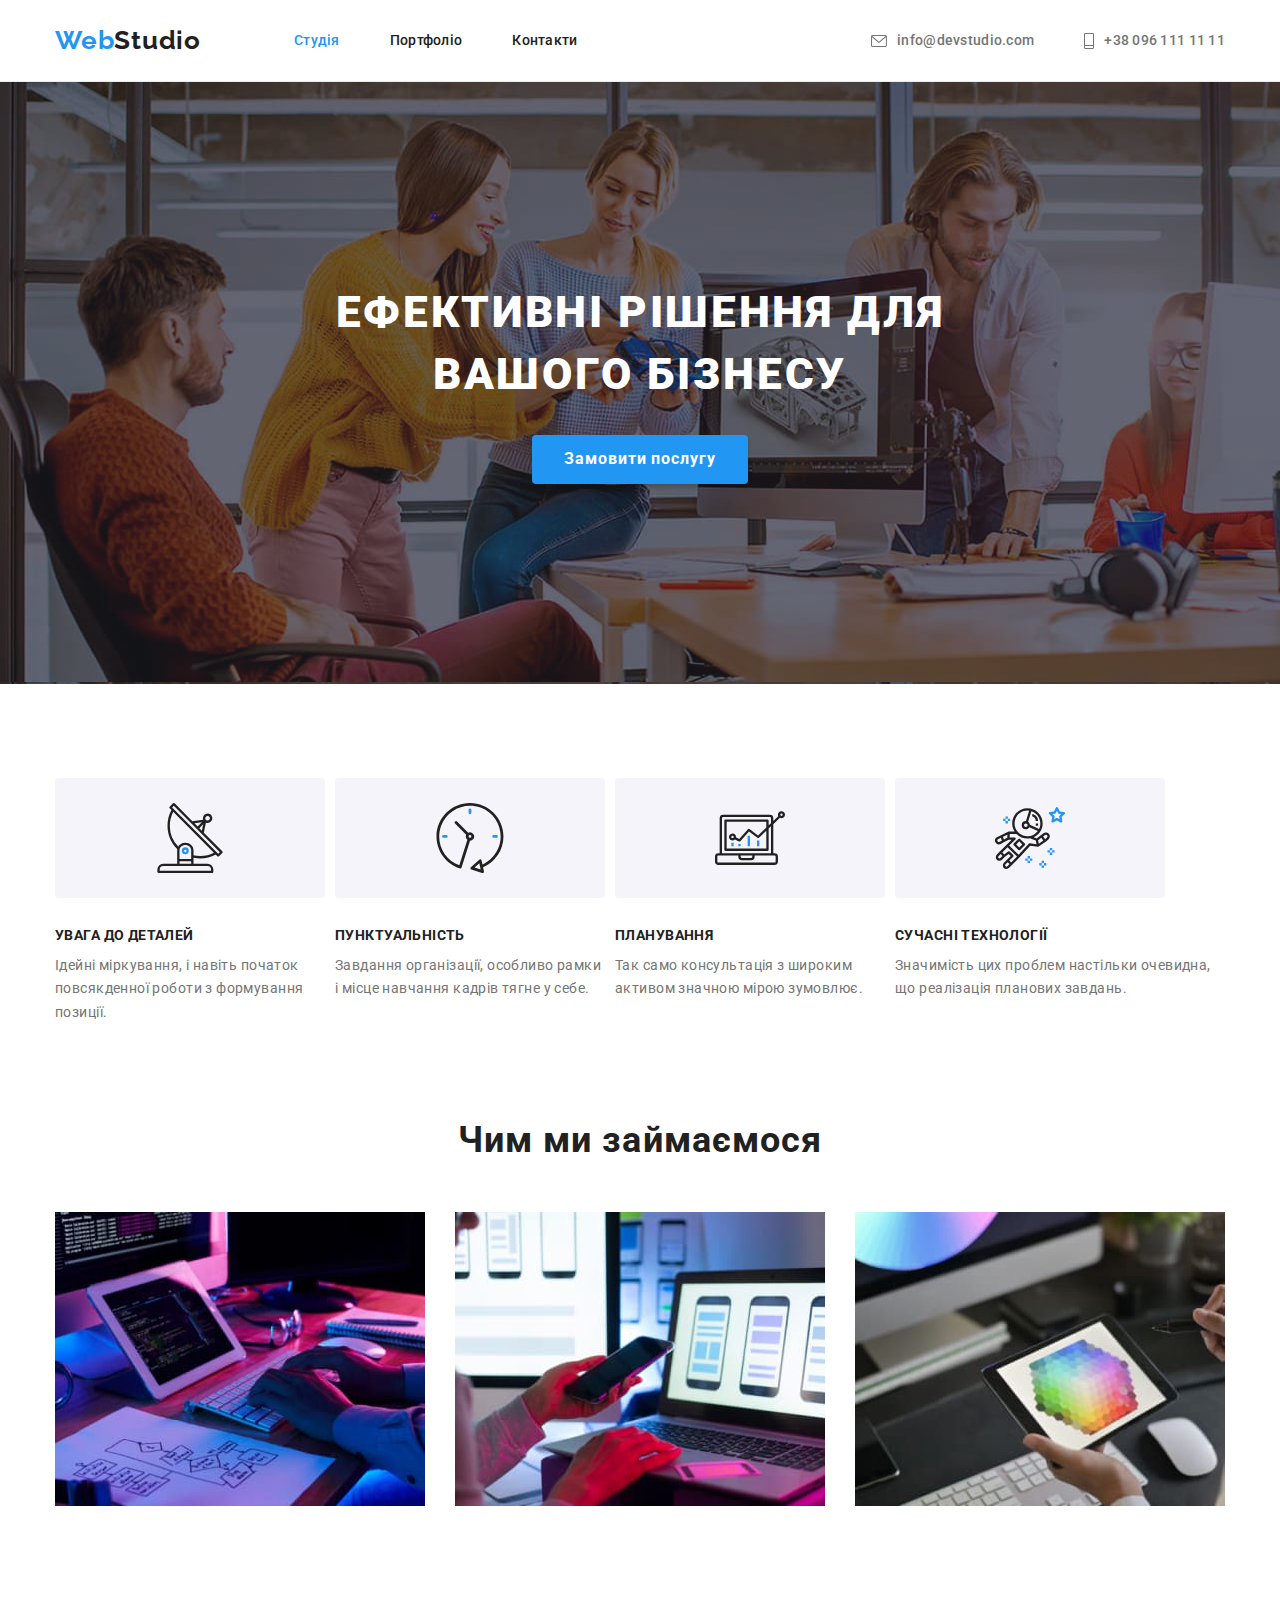
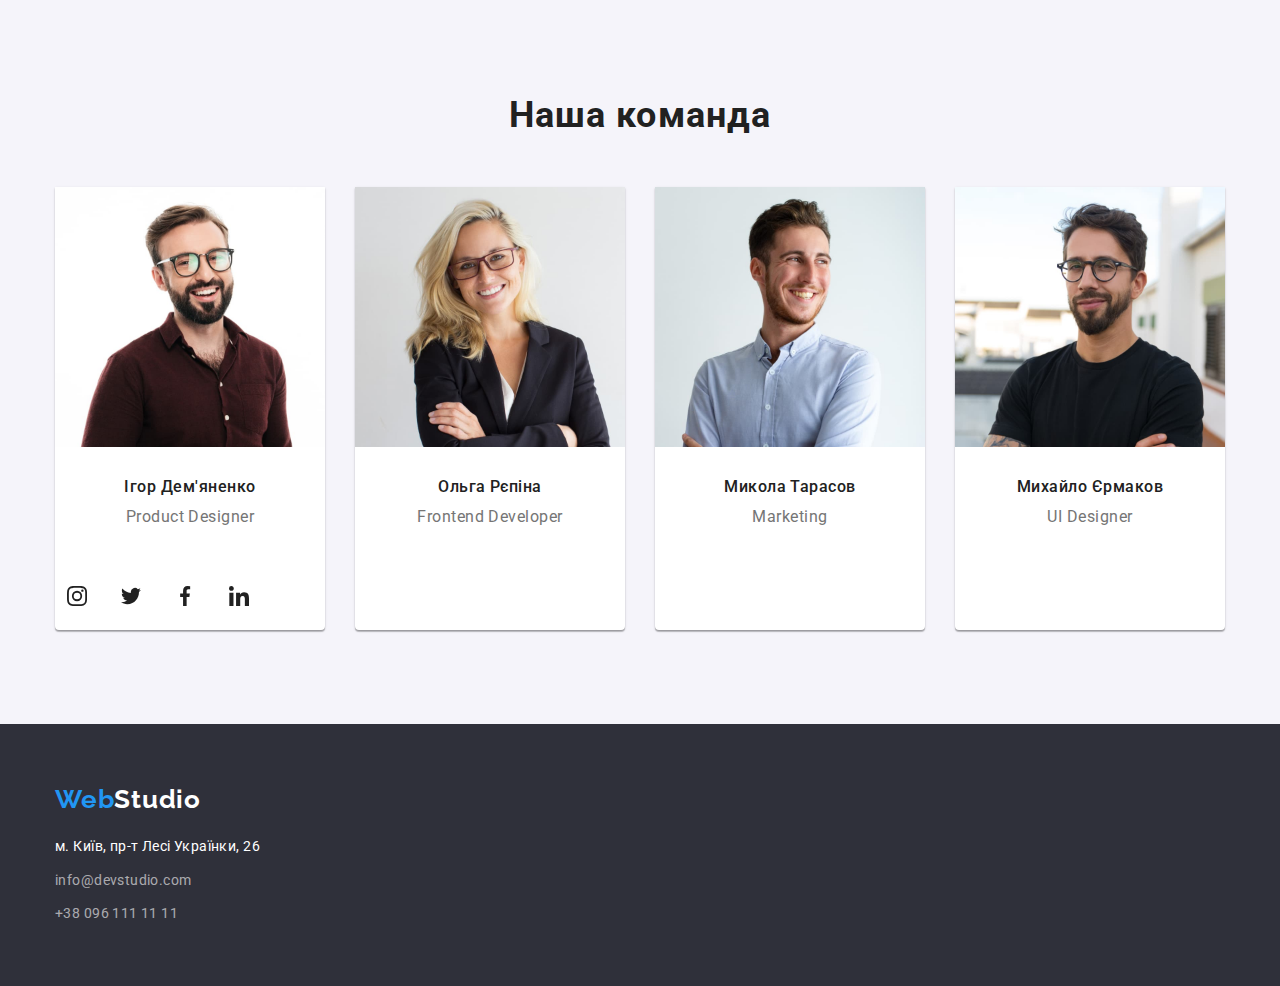
<file: index.html>
<!DOCTYPE html>
<html lang="uk">
  <head>
    <meta charset="UTF-8" />
    <meta http-equiv="X-UA-Compatible" content="IE=edge" />
    <meta name="viewport" content="width=device-width, initial-scale=1.0" />
    <title>WebStudio</title>
    <link rel="preconnect" href="https://fonts.googleapis.com" />
    <link rel="preconnect" href="https://fonts.gstatic.com" crossorigin />
    <link
      href="https://fonts.googleapis.com/css2?family=Raleway:wght@700&family=Roboto:wght@400;500;700;900&display=swap"
      rel="stylesheet"
    />
    <link
      rel="stylesheet"
      href="https://cdnjs.cloudflare.com/ajax/libs/modern-normalize/1.1.0/modern-normalize.min.css"
    />
    <link rel="stylesheet" href="./css/styles.css" />
  </head>

  <body>
    <!-- Шапка сторінки -->
    <header class="header">
      <div class="container">
        <nav class="nav">
          <a class="logo" lang="en" href="./index.html"> <span class="accent">Web</span>Studio</a>
          <ul class="nav-list">
            <li class="nav-list-item"><a class="nav-link current" href="">Студія</a></li>
            <li class="nav-list-item"><a class="nav-link" href="./portfolio.html">Портфоліо</a></li>
            <li class="nav-list-item"><a class="nav-link" href="">Контакти</a></li>
          </ul>
          <ul class="header-address-list">
            <li class="header-address-item">
              <a
                class="header-address-link"
                lang="en"
                href="mailto:info@devstudio.com"
                target="_blank"
              >
                <svg width="16" height="12px" class="header-address-icon">
                  <use href="./images/sprite.svg#envelope"></use>
                </svg>
                info@devstudio.com</a
              >
            </li>
            <li class="header-address-item">
              <a class="header-address-link" href="tel:+380961111111">
                <svg width="10" height="16px" class="header-address-icon">
                  <use href="./images/sprite.svg#cell-phone"></use>
                </svg>
                +38 096 111 11 11</a
              >
            </li>
          </ul>
        </nav>
      </div>
    </header>
    <main>
      <!-- Блок герой -->
      <section class="section hero">
        <div class="container">
          <h1 class="hero-title">ЕФЕКТИВНІ РІШЕННЯ ДЛЯ ВАШОГО БІЗНЕСУ</h1>
          <button class="action-button" type="button">Замовити послугу</button>
        </div>
      </section>
      <!-- Особливості -->
      <section class="section features">
        <div class="container">
          <!-- Прихований заголовок особливості -->
          <h2 class="visually-hidden">Features</h2>
          <ul class="features-list">
            <li class="features-item">
              <div class="icon-features-background">
                <svg height="70"><use href="./images/sprite.svg#antenna"></use></svg>
              </div>
              <h3 class="features-title">УВАГА ДО ДЕТАЛЕЙ</h3>
              <p class="features-post">
                Ідейні міркування, і навіть початок повсякденної роботи з формування позиції.
              </p>
            </li>
            <li class="features-item">
              <div class="icon-features-background">
                <svg height="70"><use href="./images/sprite.svg#clock"></use></svg>
              </div>
              <h3 class="features-title">ПУНКТУАЛЬНІСТЬ</h3>
              <p class="features-post">
                Завдання організації, особливо рамки і місце навчання кадрів тягне у себе.
              </p>
            </li>
            <li class="features-item">
              <div class="icon-features-background">
                <svg height="70"><use href="./images/sprite.svg#diagram"></use></svg>
              </div>

              <h3 class="features-title">ПЛАНУВАННЯ</h3>
              <p class="features-post">
                Так само консультація з широким активом значною мірою зумовлює.
              </p>
            </li>
            <li>
              <div class="icon-features-background">
                <svg height="70"><use href="./images/sprite.svg#astronaut"></use></svg>
              </div>
              <h3 class="features-title">СУЧАСНІ ТЕХНОЛОГІЇ</h3>
              <p class="features-post">
                Значимість цих проблем настільки очевидна, що реалізація планових завдань.
              </p>
            </li>
          </ul>
        </div>
      </section>
      <!-- Чим ми займаємося -->
      <section class="section what-we-do">
        <div class="container">
          <h2 class="what-we-do-title">Чим ми займаємося</h2>
          <ul class="what-we-do-list">
            <li class="what-we-do-item">
              <img src="./images/studio-keyboard.jpg" alt="клавіатура" width="370" />
            </li>
            <li class="what-we-do-item">
              <img src="./images/studio-mobile_phone.jpg" alt="мобільний телефон" width="370" />
            </li>
            <li class="what-we-do-item">
              <img src="./images/studio-touchpad.jpg" alt="планшет" width="370" />
            </li>
          </ul>
        </div>
      </section>
      <!-- Наша команда -->
      <section class="section team">
        <div class="container">
          <h2 class="team-title">Наша команда</h2>
          <ul class="team-list">
            <li class="team-worker">
              <img src="./images/studio-Ihor.jpg" alt="Ігор Дем'яненко" width="270" />
              <div class="worker-description">
                <h3 class="worker-name">Ігор Дем'яненко</h3>
                <p class="worker-post" lang="en">Product Designer</p>
              </div>
              <ul class="worker-social-list">
                <li class="worker-social-item">
                  <a href="">
                    <svg width="20" height="20px" class="worker-social-icon">
                      <use href="./images/sprite.svg#instagram"></use>
                    </svg>
                  </a>
                </li>
                <li class="worker-social-item">
                  <a href="">
                    <svg width="20" height="20px" class="worker-social-icon">
                      <use href="./images/sprite.svg#twitter"></use>
                    </svg>
                  </a>
                </li>
                <li class="worker-social-item">
                  <a href="">
                    <svg width="20" height="20px" class="worker-social-icon">
                      <use href="./images/sprite.svg#facebook"></use>
                    </svg>
                  </a>
                </li>
                <li class="worker-social-item">
                  <a href="">
                    <svg width="20" height="20px" class="worker-social-icon">
                      <use href="./images/sprite.svg#linkedin"></use>
                    </svg>
                  </a>
                </li>
              </ul>
            </li>
            <li class="team-worker">
              <img src="./images/studio-olha.jpg" alt="Ольга Рєпіна" width="270" />
              <div class="worker-description">
                <h3 class="worker-name">Ольга Рєпіна</h3>
                <p class="worker-post" lang="en">Frontend Developer</p>
              </div>
            </li>
            <li class="team-worker">
              <img src="./images/studio-mykola.jpg" alt="Микола Тарасов" width="270" />
              <div class="worker-description">
                <h3 class="worker-name">Микола Тарасов</h3>
                <p class="worker-post" lang="en">Marketing</p>
              </div>
            </li>
            <li class="team-worker">
              <img src="./images/studio-mykhailo.jpg" alt="Михайло Єрмаков" width="270" />
              <div class="worker-description">
                <h3 class="worker-name">Михайло Єрмаков</h3>
                <p class="worker-post" lang="en">UI Designer</p>
              </div>
            </li>
          </ul>
        </div>
      </section>
    </main>
    <!-- Футер -->
    <footer class="footer">
      <div class="container">
        <a class="logo-white" lang="en" href="./index.html">
          <span class="accent">Web</span>Studio</a
        >
        <address>
          <ul class="footer-address-list">
            <li class="footer-address-item">
              <a
                class="footer-map-link"
                href="https://goo.gl/maps/p8fzcUA6neYmYtPV7"
                target="_blank"
                rel="noopener noreferrer nofollow"
              >
                м. Київ, пр-т Лесі Українки, 26
              </a>
            </li>
            <li class="footer-address-item">
              <a
                class="footer-address-link"
                lang="en"
                href="mailto:info@devstudio.com"
                target="_blank"
                >info@devstudio.com
              </a>
            </li>
            <li class="footer-address-item">
              <a class="footer-address-link" href="tel:+380961111111">+38 096 111 11 11</a>
            </li>
          </ul>
        </address>
      </div>
    </footer>
  </body>
</html>
</file>
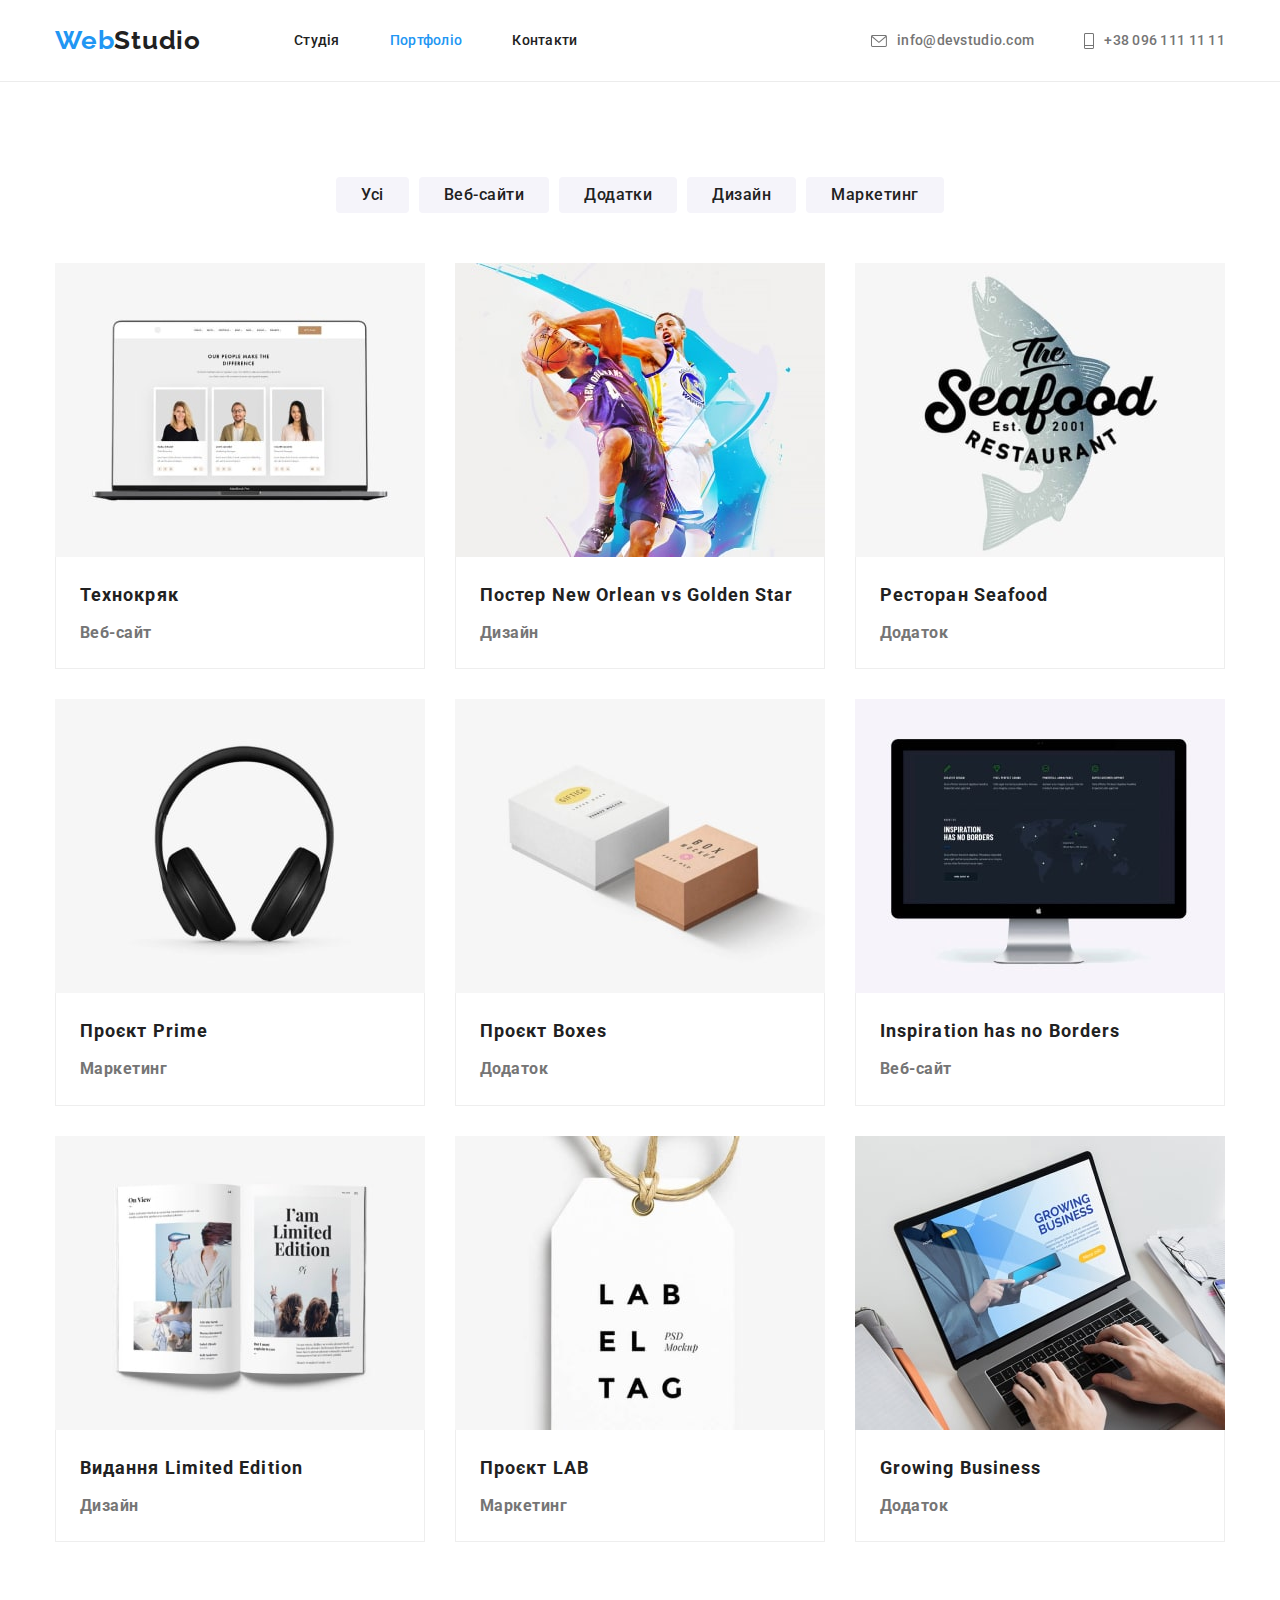
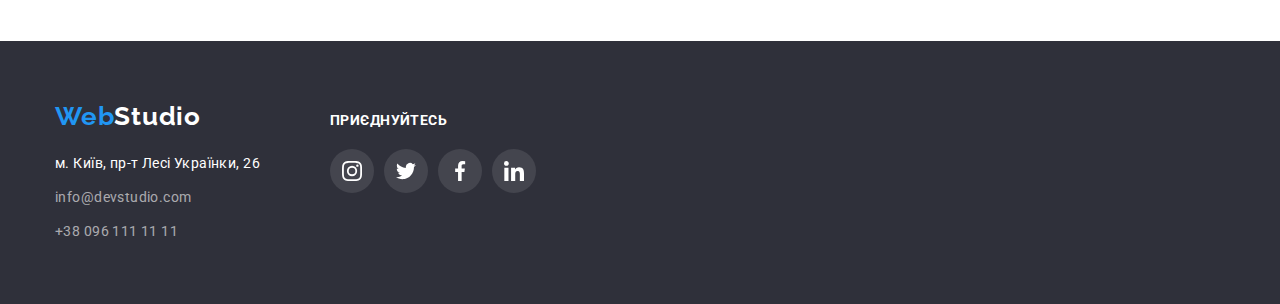
<file: portfolio.html>
<!DOCTYPE html>
<html lang="uk">
  <head>
    <meta charset="UTF-8" />
    <meta http-equiv="X-UA-Compatible" content="IE=edge" />
    <meta name="viewport" content="width=device-width, initial-scale=1.0" />
    <title>WebStudio</title>
    <link rel="preconnect" href="https://fonts.googleapis.com" />
    <link rel="preconnect" href="https://fonts.gstatic.com" crossorigin />
    <link
      href="https://fonts.googleapis.com/css2?family=Raleway:wght@700&family=Roboto:wght@400;500;700;900&display=swap"
      rel="stylesheet"
    />
    <link
      rel="stylesheet"
      href="https://cdnjs.cloudflare.com/ajax/libs/modern-normalize/1.1.0/modern-normalize.min.css"
    />
    <link rel="stylesheet" href="./css/styles.css" />
  </head>

  <body>
    <!-- Шапка сторінки -->
    <header class="header">
      <div class="container">
        <nav class="nav">
          <a class="logo" lang="en" href="./index.html"> <span class="accent">Web</span>Studio</a>
          <ul class="nav-list">
            <li class="nav-list-item"><a class="nav-link" href="./index.html">Студія</a></li>
            <li class="nav-list-item"><a class="nav-link current" href="">Портфоліо</a></li>
            <li class="nav-list-item"><a class="nav-link" href="">Контакти</a></li>
          </ul>
          <ul class="header-address-list">
            <li class="header-address-item">
              <a
                class="header-address-link"
                lang="en"
                href="mailto:info@devstudio.com"
                target="_blank"
              >
                <svg width="16" height="12px" class="header-address-icon">
                  <use href="./images/sprite.svg#envelope"></use>
                </svg>
                info@devstudio.com</a
              >
            </li>
            <li class="header-address-item">
              <a class="header-address-link" href="tel:+380961111111">
                <svg width="10" height="16px" class="header-address-icon">
                  <use href="./images/sprite.svg#cell-phone"></use>
                </svg>
                +38 096 111 11 11</a
              >
            </li>
          </ul>
        </nav>
      </div>
    </header>
    <main>
      <section class="section our-projects">
        <div class="container">
          <!-- Прихований заголовок "наші проекти" -->
          <h1 class="visually-hidden">Наші проекти</h1>
          <ul class="filter-list">
            <li><button class="filter-button" type="button">Усі</button></li>
            <li><button class="filter-button" type="button">Веб-сайти</button></li>
            <li><button class="filter-button" type="button">Додатки</button></li>
            <li><button class="filter-button" type="button">Дизайн</button></li>
            <li><button class="filter-button" type="button">Маркетинг</button></li>
          </ul>
          <ul class="our-projects-list">
            <li class="our-projects-item">
              <a class="our-projects-link" href="">
                <img
                  src="./images/portfolio-people_on_screen.jpg"
                  alt="люди на екрані ноутбука"
                  width="370"
                />
                <div class="project-description">
                  <h2 class="our-projects">Технокряк</h2>
                  <p class="our-projects-post">Веб-сайт</p>
                </div>
              </a>
            </li>
            <li class="our-projects-item">
              <a class="our-projects-link" href=""
                ><img
                  src="./images/portfolio-basketball_players.jpg"
                  alt="баскетболісти"
                  width="370"
                />
                <div class="project-description">
                  <h2 class="our-projects">Постер New Orlean vs Golden Star</h2>
                  <p class="our-projects-post">Дизайн</p>
                </div></a
              >
            </li>
            <li class="our-projects-item">
              <a class="our-projects-link" href=""
                ><img src="./images/portfolio-seafood_logo.jpg" alt="лого Seafood" width="370" />
                <div class="project-description">
                  <h2 class="our-projects">Ресторан Seafood</h2>
                  <p class="our-projects-post">Додаток</p>
                </div></a
              >
            </li>
            <li class="our-projects-item">
              <a class="our-projects-link" href=""
                ><img src="./images/portfolio-headphones.jpg" alt="навушники" width="370" />
                <div class="project-description">
                  <h2 class="our-projects">Проєкт Prime</h2>
                  <p class="our-projects-post">Маркетинг</p>
                </div></a
              >
            </li>
            <li class="our-projects-item">
              <a class="our-projects-link" href=""
                ><img src="./images/portfolio-boxes.jpg" alt="коробки" width="370" />
                <div class="project-description">
                  <h2 class="our-projects">Проєкт Boxes</h2>
                  <p class="our-projects-post">Додаток</p>
                </div></a
              >
            </li>
            <li class="our-projects-item">
              <a class="our-projects-link" href=""
                ><img src="./images/portfolio-imac.jpg" alt="iMac" width="370" />
                <div class="project-description">
                  <h2 class="our-projects">Inspiration has no Borders</h2>
                  <p class="our-projects-post">Веб-сайт</p>
                </div></a
              >
            </li>
            <li class="our-projects-item">
              <a class="our-projects-link" href=""
                ><img src="./images/portfolio-magazine.jpg" alt="журнал" width="370" />
                <div class="project-description">
                  <h2 class="our-projects">Видання Limited Edition</h2>
                  <p class="our-projects-post">Дизайн</p>
                </div></a
              >
            </li>
            <li class="our-projects-item">
              <a class="our-projects-link" href=""
                ><img src="./images/portfolio-label_tag.jpg" alt="тег" width="370" />
                <div class="project-description">
                  <h2 class="our-projects">Проєкт LAB</h2>
                  <p class="our-projects-post">Маркетинг</p>
                </div></a
              >
            </li>
            <li class="our-projects-item">
              <a class="our-projects-link" href=""
                ><img src="./images/portfolio-laptop.jpg" alt="ноутбук" width="370" />
                <div class="project-description">
                  <h2 class="our-projects">Growing Business</h2>
                  <p class="our-projects-post">Додаток</p>
                </div></a
              >
            </li>
          </ul>
        </div>
      </section>
    </main>
    <!-- Футер -->
    <footer class="footer">
      <div class="container footer-content">
        <div class="footer-address">
          <a class="logo-white" lang="en" href="./index.html">
            <span class="accent">Web</span>Studio</a
          >
          <address>
            <ul class="footer-address-list">
              <li class="footer-address-item">
                <a
                  class="footer-map-link"
                  href="https://goo.gl/maps/p8fzcUA6neYmYtPV7"
                  target="_blank"
                  rel="noopener noreferrer nofollow"
                >
                  м. Київ, пр-т Лесі Українки, 26
                </a>
              </li>
              <li class="footer-address-item">
                <a
                  class="footer-address-link"
                  lang="en"
                  href="mailto:info@devstudio.com"
                  target="_blank"
                  >info@devstudio.com
                </a>
              </li>
              <li class="footer-address-item">
                <a class="footer-address-link" href="tel:+380961111111">+38 096 111 11 11</a>
              </li>
            </ul>
          </address>
        </div>
        <div class="footer-social-icons">
          <p class="footer-action-word">ПРИЄДНУЙТЕСЬ</p>
          <ul class="footer-social-list">
            <li class="footer-social-item">
              <a href="" class="footer-social-link">
                <svg class="footer-social-icon">
                  <use href="./images/sprite.svg#instagram"></use>
                </svg>
              </a>
            </li>
            <li class="footer-social-item">
              <a href="" class="footer-social-link">
                <svg class="footer-social-icon">
                  <use href="./images/sprite.svg#twitter"></use>
                </svg>
              </a>
            </li>
            <li class="footer-social-item">
              <a href="" class="footer-social-link">
                <svg class="footer-social-icon">
                  <use href="./images/sprite.svg#facebook"></use>
                </svg>
              </a>
            </li>
            <li class="footer-social-item">
              <a href="" class="footer-social-link">
                <svg class="footer-social-icon">
                  <use href="./images/sprite.svg#linkedin"></use>
                </svg>
              </a>
            </li>
          </ul>
        </div>
      </div>
    </footer>
  </body>
</html>
</file>
<file: css/styles.css>
/* колір основного тексту #212121; */
/* колір тексту параграфа #757575; */
/* білий колір тексту #FFFFFF; */
/* акцент #2196F3; */
/* фон хедера background: #FFFFFF; */
/* колір фона "блок герой" background: #2F303A; */
/* фон футера #2F303A; */

:root {
  --primary-text-color: #212121;
  --paragraph-color: #757575;
  --title-text-color: #212121;
  --hero-footer-background: #2f303a;
  --accent-color: #2196f3;
  /* --header-background: #ffffff; */
  --primary-white-color: #ffffff;
  --primary-background: #f5f5f5;
  --secondary-background: #f5f4fa;
}

/* візуальні контури для усіх елементів */
/* * {
  outline: 2px solid #b0c4de;
} */

/* скидання відступів для елементів */
h1,
h2,
h3,
h4,
h5,
h6,
ul,
p {
  margin: 0;
}

ul {
  padding-left: 0;
}

.section {
  padding-top: 94px;
  padding-bottom: 94px;
}

/* прибираємо маркери списку */
ul {
  list-style: none;
}

a {
  text-decoration: none;
  color: inherit;
  /* display: block; */
}

img {
  display: block;
  max-width: 100%;
  height: auto;
}

/* параметри  контейнеру */
.container {
  width: 1200px;
  padding-right: 15px;
  padding-left: 15px;
  margin: 0 auto;
}

body {
  color: var(--primary-text-color);
  font-family: 'Roboto', sans-serif;
  font-weight: 400;
}

/* нижня рамка в header */
.header {
  border-bottom: 1px solid #ececec;
}

.logo {
  font-family: 'Raleway', sans-serif;
  color: var(--primary-text-color);
  font-weight: 700;
  font-size: 26px;
  line-height: 1.2;
  letter-spacing: 0.03em;

  margin-top: 25px;
  margin-bottom: 25px;
}

/* колір першої частини логотипу */
.accent {
  color: var(--accent-color);
}

.nav {
  display: flex;
  align-items: center;
}

/* збільшую розмір клікабельного сектору для посилань в навігації*/
.nav-link {
  display: block;
  padding-top: 32px;
  padding-bottom: 32px;
}

/* прибираю крайню геометрію */
.nav-list .nav-list-item + .nav-list-item {
  margin-left: 50px;
}

/* текст посилань в хедері */
.nav-list {
  color: var(--primary-text-color);
  font-size: 14px;
  font-weight: 500;
  line-height: 1.1;
  letter-spacing: 0.02em;

  display: flex;
  margin-left: 93px;
}

.nav-link:hover,
.nav-link:focus {
  color: var(--accent-color);
}

/* маркер поточної сторінки */
.nav-link.current {
  color: var(--accent-color);
}

/* пошта та номер телефону в хедері */
.header-address-list {
  font-size: 14px;
  font-weight: 500;
  line-height: 1.1;
  letter-spacing: 0.02em;

  display: flex;
  margin-left: auto;
}

/* колір тексту пошта та телефон в хедері*/
.header-address-item {
  color: var(--paragraph-color);
  font-size: 14px;
  font-weight: 500;
  line-height: 1.1;
  letter-spacing: 0.02em;

  display: flex;
}

/* міняю колір тексту пошта і номер телефону в хедері та збільшую розмір клікабельного сектору */
.header-address-link {
  color: var(--paragraph-color);
  display: block;
  padding-top: 32px;
  padding-bottom: 32px;

  display: flex;
  align-items: center;
  gap: 10px;
}

.header-address-link:hover,
.header-address-link:focus {
  color: var(--accent-color);
}

/* прибираю крайню геометрію для пошти в хедері*/
.header-address-list .header-address-item + .header-address-item {
  margin-left: 50px;
}

/* колір іконок іконок конверт та моб. телефон у хедері */
.header-address-icon {
  fill: #757575;
}

/* ховер і фокус для іконок конверт та моб. телефон у хедері */
/* когда ховерим по ссылке, иконка меняет цвет */
.header-address-link:hover .header-address-icon,
.header-address-link:focus .header-address-icon {
  fill: var(--accent-color);
}

.hero {
  background-color: #c4c4c4;
  padding-top: 200px;
  padding-bottom: 200px;
  margin-left: auto;
  margin-right: auto;
  max-width: 1600px;
  min-height: 600px;
  background-image: linear-gradient(rgba(47, 48, 58, 0.4), rgba(47, 48, 58, 0.4)),
    url('../images/hero-image.jpg');
}

/* текст в герої */
.hero-title {
  color: var(--primary-white-color);
  font-size: 44px;
  font-weight: 900;
  line-height: 1.4;
  letter-spacing: 0.06em;
  text-transform: uppercase;
  text-align: center;

  margin-bottom: 30px;
  margin-left: auto;
  margin-right: auto;
  max-width: 700px;
}

/* кнопка "замовити послугу" */
.action-button {
  background-color: var(--accent-color);
  color: var(--primary-white-color);
  font-family: Roboto;
  font-size: 16px;
  font-weight: 700;
  line-height: 1.8;
  letter-spacing: 0.06em;

  display: block;
  padding: 10px 32px;
  margin: 0 auto;
  box-shadow: 0px 4px 4px rgba(0, 0, 0, 0.15);
  border-radius: 4px;
  border: none;
  min-width: 216px;
}

.action-button:hover,
.action-button:focus {
  color: var(--primary-white-color);
  background-color: #188ce8;
}

/* flex для секції "особливості" */
.features-list {
  display: flex;
  gap: 10px;
}

.features-item {
  width: 370px;
}

/* заголовки в секції "особливості" */
.features-title {
  color: var(--title-text-color);
  font-size: 14px;
  font-weight: 700;
  line-height: 1.1;
  letter-spacing: 0.03em;
  text-align: left;
  text-transform: uppercase;

  margin-bottom: 10px;
  margin-top: 30px;
}

.icon-features-background {
  display: flex;
  justify-content: center;
  align-items: center;
  width: 270px;
  height: 120px;
  background: #f5f4fa;
  border-radius: 4px;
}

/* текст в параграфі "особливості" */
.features-post {
  color: var(--paragraph-color);
  font-weight: 400;
  font-size: 14px;
  line-height: 1.7;
  letter-spacing: 0.03em;
  text-align: left;
}

.what-we-do {
  padding-top: 0;
}

/* flex для "what we do" */
.what-we-do-list {
  display: flex;
  justify-content: center;
  gap: 30px;
}

/* заголовки "what we do" */
.what-we-do-title {
  color: var(--title-text-color);
  font-size: 36px;
  font-weight: 700;
  line-height: 1.2;
  letter-spacing: 0.03em;
  text-align: center;

  margin-bottom: 50px;
}

.team {
  background-color: var(--secondary-background);
}

/* flex для "our team" */
.team-list {
  display: flex;
  justify-content: center;
  gap: 30px;
}

.team-worker {
  width: 270px;
  box-shadow: 0px 1px 3px rgba(0, 0, 0, 0.12), 0px 1px 1px rgba(0, 0, 0, 0.14),
    0px 2px 1px rgba(0, 0, 0, 0.2);
  border-radius: 0px 0px 4px 4px;
  background-color: var(--primary-white-color);
}

.worker-social-list {
  display: flex;
  gap: 10px;
}

/* заголовки "our team" */
.team-title {
  color: var(--title-text-color);
  font-size: 36px;
  font-weight: 700;
  line-height: 1.2;
  letter-spacing: 0.03em;
  text-align: center;

  margin-bottom: 50px;
}

/* ім'я та прізвища співробітників */
.worker-name {
  color: var(--title-text-color);
  font-size: 16px;
  font-weight: 500;
  line-height: 1.2;
  letter-spacing: 0.03em;
  text-align: center;

  margin-bottom: 10px;
}

/* текст опису посади співробітника */
.worker-post {
  color: var(--paragraph-color);
  font-size: 16px;
  line-height: 1.2;
  letter-spacing: 0.03em;
  text-align: center;
  margin-bottom: 30px;
}

/* div для опису працівника */
.worker-description {
  padding: 30px;
}

.worker-social-item {
  width: 44px;
  height: 44px;
  /* background: var(--primary-white-color); */
  display: flex;
  justify-content: center;
  border-radius: 50%;
}

.worker-social-link {
  width: 100%;
  height: 100%;
  border-radius: 50%;
  color: #afb1b8;
  display: flex;
  justify-content: center;
  align-items: center;
}

.worker-social-icon {
  width: 20px;
  height: 20px;
  fill: currentColor;
}

.worker-social-link:hover,
.worker-social-link:focus {
  background-color: var(--accent-color);
}

/* когда ховерим по ссылке иконок соц. сетей, иконка меняет цвет */
.worker-social-link:hover .worker-social-icon,
.worker-social-link:focus .worker-social-icon {
  fill: var(--primary-white-color);
}

.our-clients-title {
  color: var(--title-text-color);
  font-size: 36px;
  font-weight: 700;
  line-height: 1.2;
  letter-spacing: 0.03em;
  text-align: center;

  margin-bottom: 50px;
}

.our-clients-list {
  display: flex;
  gap: 30px;
}

.our-clients-item {
  width: 170px;
  height: 92px;

  display: flex;
}

.our-clients-link {
  width: 100%;
  height: 100%;
  display: flex;
  justify-content: center;
  align-items: center;
  color: #afb1b8;
  background-color: var(--primary-white-color);
  border: 1px solid #afb1b8;
  border-radius: 4px;
}

.our-clients-link:hover .our-clinets-icon,
.our-clients-link:focus .our-clinets-icon {
  fill: var(--accent-color);
}

.our-clients-link:hover,
.our-clients-link:focus {
  border: 1px solid #2196f3;
}

.our-clinets-icon {
  width: 106px;
  height: 60px;
  fill: currentColor;
}

/* приховуємо заголовок "our projects" */
.visually-hidden {
  position: absolute;
  width: 1px;
  height: 1px;
  margin: -1px;
  border: 0;
  padding: 0;
  white-space: nowrap;
  clip-path: inset(100%);
  clip: rect(0 0 0 0);
  overflow: hidden;
}

/* робимо flex для кнопок фільтра */
.filter-list {
  display: flex;
  justify-content: center;
  gap: 10px;
  margin-bottom: 50px;
}

/* кнопки фильтра */
.filter-button {
  color: var(--primary-text-color);
  background-color: var(--secondary-background);
  font-family: Roboto;
  font-size: 16px;
  font-weight: 500;
  line-height: 1.6;
  letter-spacing: 0.03em;
  text-align: center;
  border: none;

  padding: 5px 25px;
  border-radius: 4px;
}

.filter-button:hover,
.filter-button:focus {
  color: var(--primary-white-color);
  background-color: var(--accent-color);
  box-shadow: 0px 3px 1px rgba(0, 0, 0, 0.1), 0px 1px 2px rgba(0, 0, 0, 0.08),
    0px 2px 2px rgba(0, 0, 0, 0.12);
  border-radius: 4px;
  /* border: none; */
}

/* flex для секцій "наші проекти" */
.our-projects-list {
  display: flex;
  flex-wrap: wrap;
  gap: 30px;
}

/* даю посиланню властивість block, бо без неї не буде працювати hover */
.our-projects-link {
  display: block;
}

/* ефект тіні при наведенні мишею (ховер) на картки "наші проекти" */
.our-projects-link:hover,
.our-projects-link:focus {
  box-shadow: 0px 1px 1px rgba(0, 0, 0, 0.12), 0px 4px 4px rgba(0, 0, 0, 0.06),
    1px 4px 6px rgba(0, 0, 0, 0.16);
}

.our-projects-item {
  width: 370px;
}

/* div для опису проекта */
.project-description {
  padding: 20px 24px;
  border-left: 1px solid #eeeeee;
  border-right: 1px solid #eeeeee;
  border-bottom: 1px solid #eeeeee;
  background-color: var(--primary-white-color);
}

/* заголовки в секції "наші проекти" */
.our-projects {
  color: var(--title-text-color);
  font-size: 18px;
  font-weight: 700;
  line-height: 2;
  letter-spacing: 0.06em;

  margin-bottom: 5px;
}

/* текст в параграфах "наші проекти"*/
.our-projects-post {
  color: var(--paragraph-color);
  font-size: 16px;
  line-height: 1.9;
  letter-spacing: 0.03em;
  text-align: left;
}

.footer {
  background-color: var(--hero-footer-background);

  padding-top: 60px;
  padding-bottom: 60px;
}

/* "studio" білим кольором в футері */
.logo-white {
  display: block;
  font-family: 'Raleway', sans-serif;
  color: var(--primary-text-color);
  color: var(--primary-white-color);
  font-weight: 700;
  font-size: 26px;
  line-height: 1.2;
  letter-spacing: 0.03em;

  margin-bottom: 20px;
}

/* колір адреси (посилання на мапу) в футері*/
.footer-map-link {
  color: var(--primary-white-color);
  font-size: 14px;
  font-weight: 400;
  line-height: 1.7;
  letter-spacing: 0.03em;
  font-style: normal;
}

/* колір тексту пошта та телефон в футері*/
.footer-address-link {
  color: rgba(255, 255, 255, 0.6);
  font-size: 14px;
  font-weight: 400;
  line-height: 1.7;
  letter-spacing: 0.03em;
  font-style: normal;
}

.footer-address-item {
  margin-bottom: 10px;
}

/* прибираю крайню геометрію для номеру телефона в футері*/
.footer-address-item:last-child {
  margin-bottom: 0;
}

.footer-map-link:hover,
.footer-map-link:focus {
  color: var(--accent-color);
}

.footer-address-link:hover,
.footer-address-link:focus {
  color: var(--accent-color);
}

/* секція в футері з логотипом та адресою  */
.footer-address {
  margin-right: 70px;
}

/* слоган "ПРИЄДНУЙТЕСЬ" */
.footer-action-word {
  color: var(--primary-white-color);
  font-weight: 700;
  font-size: 14px;
  line-height: 1.14;
  letter-spacing: 0.03em;
  text-transform: uppercase;

  margin-bottom: 20px;
}

/* секція в футері з іконками на соц. мережі */
.container.footer-content {
  display: flex;
  align-items: baseline;
}

.footer-social-list {
  display: flex;
  gap: 10px;
}

.footer-social-item {
  width: 44px;
  height: 44px;
  background: rgba(255, 255, 255, 0.1);
  border-radius: 50%;

  display: flex;
}

.footer-social-link {
  width: 100%;
  height: 100%;
  border-radius: 50%;
  color: var(--primary-white-color);
  display: flex;
  justify-content: center;
  align-items: center;
}

.footer-social-link:hover,
.footer-social-link:focus {
  background-color: var(--accent-color);
}

.footer-social-icon {
  width: 20px;
  height: 20px;
  fill: currentColor;
}
</file>
